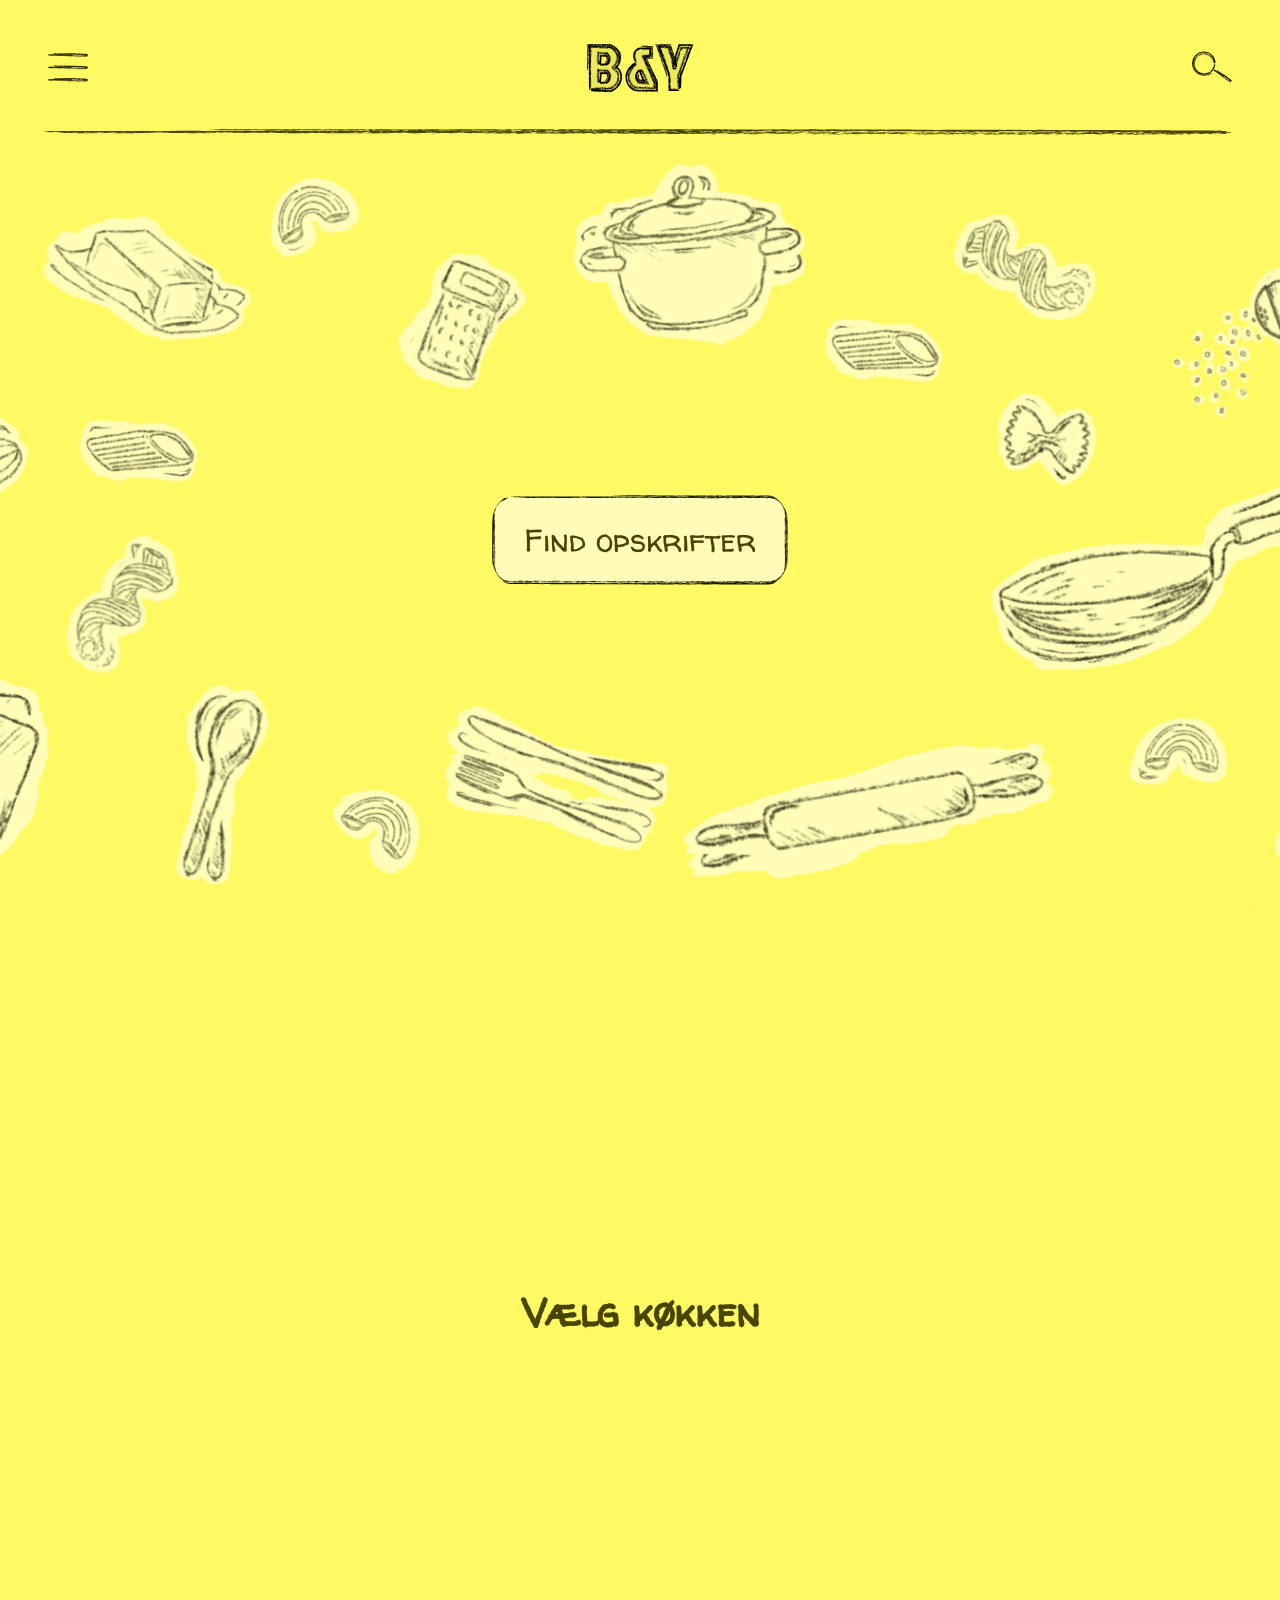
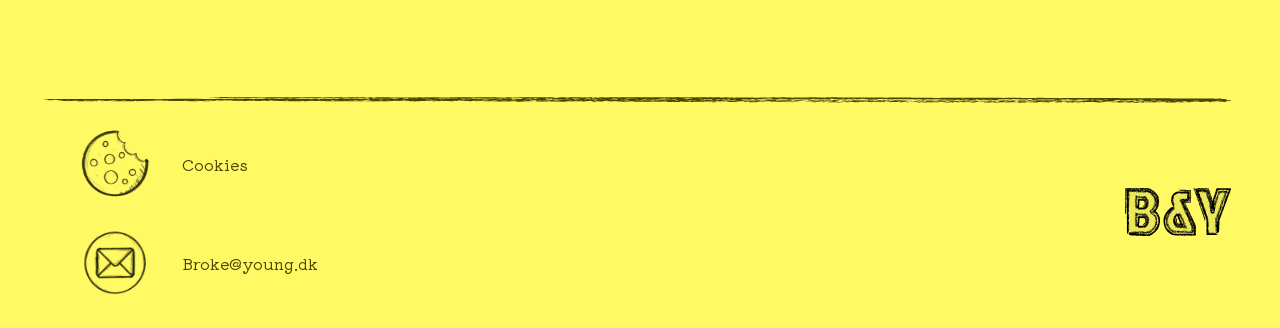
<file: index.html>
<!doctype html>
<html lang="da">
  <head>
    <meta charset="UTF-8" />
    <meta name="viewport" content="width=device-width, initial-scale=1.0" />
    <link rel="icon" href="img/favicon.svg" type="image/svg+xml" />
    <title>Broke & Young</title>
    <link rel="stylesheet" href="css/reset.css" />
    <link rel="stylesheet" href="css/general.css" />
    <link rel="stylesheet" href="css/index.css" />
    <script src="js/general.js" defer></script>
    <script src="js/index.js" defer></script>
  </head>
  <body>
    <header class="flex">
      <button class="burger">
        <img src="img/menu.svg" alt="Menu knap" />
      </button>
      <nav class="menu">
        <button class="close_menu">
          <img src="img/close_menu.svg" alt="Luk menu" />
        </button>
        <div class="menu_insert"></div>
      </nav>
      <a href="index.html">
        <picture>
          <source
            srcset="img/logo_small.svg"
            media="(max-width: 425px)"
            alt="Broke and Young"
          />
          <img src="img/logo.svg" alt="Broke and Young" />
        </picture>
      </a>
      <img src="img/search.svg" alt="Søgefelt" class="search" />
      <div class="overlay"></div>
    </header>
    <main>
      <section class="hero">
        <img
          src="img/hero1.svg"
          alt="Hero illustration 1"
          class="hero_img img1"
        />
        <img
          src="img/hero2.svg"
          alt="Hero illustration 2"
          class="hero_img img2"
        />
        <a href="#cuisines" class="button button_start" id="button_start"
          >Find opskrifter</a
        >
      </section>
      <div class="max_width">
        <section class="sec sec2" id="cuisines">
          <h2>Vælg køkken</h2>
          <div class="grid_1_1_1_1"></div>
        </section>
      </div>
    </main>
    <footer class="flex">
      <section>
        <div class="footer_click">
          <img src="img/cookie.svg" alt="Cookies" />
          <p class="footer_text">Cookies</p>
        </div>
        <div class="footer_click">
          <img src="img/mail.svg" alt="Mail" />
          <p class="footer_text">Broke@young.dk</p>
        </div>
      </section>
      <picture class="footer_logo">
        <source
          srcset="img/logo_small.svg"
          media="(max-width: 425px)"
          alt="Broke and Young"
        />
        <img src="img/logo.svg" alt="Broke and Young" />
      </picture>
    </footer>
  </body>
</html>
</file>
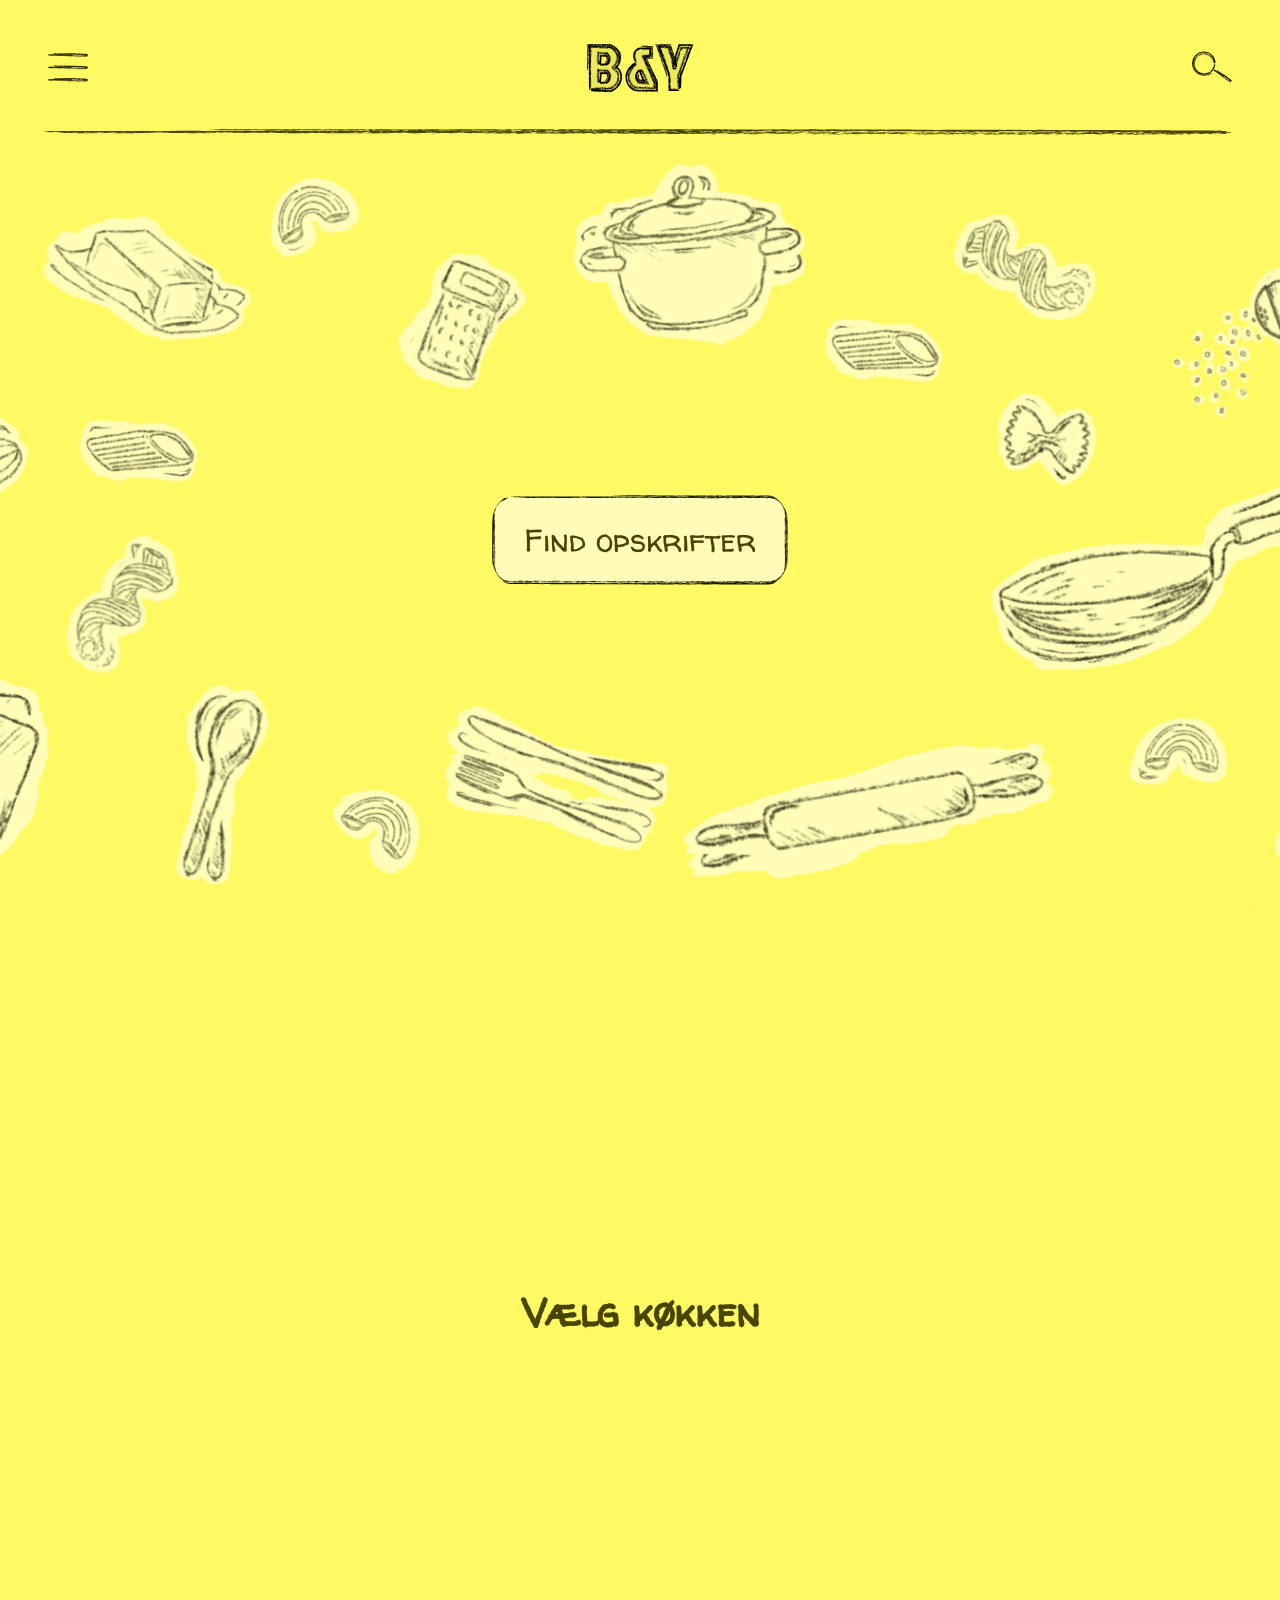
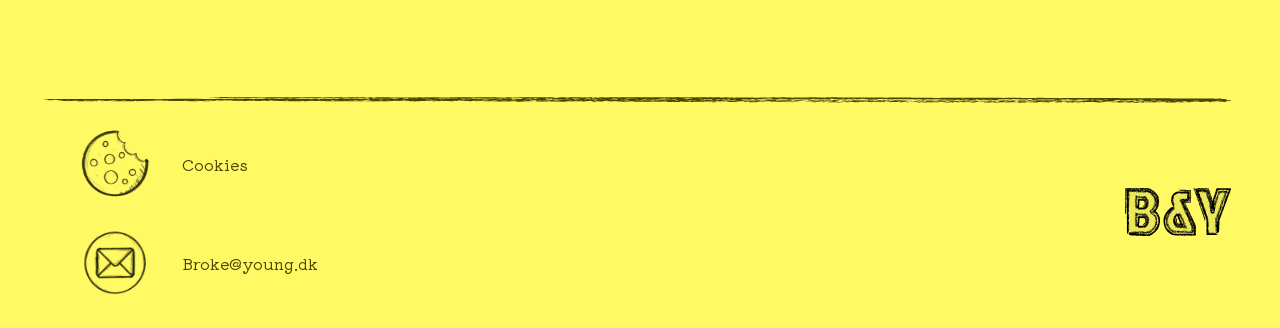
<file: list.html>
<!doctype html>
<html lang="da">
  <head>
    <meta charset="UTF-8" />
    <meta name="viewport" content="width=device-width, initial-scale=1.0" />
    <link rel="icon" href="img/favicon.svg" type="image/svg+xml" />
    <title>List</title>
    <link rel="stylesheet" href="css/reset.css" />
    <link rel="stylesheet" href="css/general.css" />
    <link rel="stylesheet" href="css/list.css" />
    <script src="js/general.js" defer></script>
    <script src="js/list.js" defer></script>
  </head>
  <body>
    <header class="flex">
      <button class="burger">
        <img src="img/menu.svg" alt="Menu knap" />
      </button>
      <nav class="menu">
        <button class="close_menu">
          <img src="img/close_menu.svg" alt="Luk menu" />
        </button>
        <div class="menu_insert"></div>
      </nav>
      <a href="index.html">
        <picture>
          <source
            srcset="img/logo_small.svg"
            media="(max-width: 425px)"
            alt="Broke and Young"
          />
          <img src="img/logo.svg" alt="Broke and Young" />
        </picture>
      </a>
      <img src="img/search.svg" alt="Søgefelt" class="search" />
      <div class="overlay"></div>
    </header>

    <div class="max_width">
      <div id="dynamic-header"></div>
      <section id="controls">
        <div id="sorter">
          <span>Sorter efter:</span>
          <button class="sort-btn" data-sort="az">A-Z</button>
          <button class="sort-btn" data-sort="za">Z-A</button>
        </div>
        <div id="filter">
          <span>Sværhedsgrad:</span>
          <button class="filter-btn" data-diff="Easy">Easy</button>
          <button class="filter-btn" data-diff="Medium">Medium</button>
          <button class="filter-btn" data-diff="all">All</button>
        </div>
      </section>

      <main class="productlist-grid"></main>
    </div>
    <footer class="flex">
      <section>
        <div class="footer_click">
          <img src="img/cookie.svg" alt="Cookies" />
          <p class="footer_text">Cookies</p>
        </div>
        <div class="footer_click">
          <img src="img/mail.svg" alt="Mail" />
          <p class="footer_text">Broke@young.dk</p>
        </div>
      </section>
      <picture class="footer_logo">
        <source
          srcset="img/logo_small.svg"
          media="(max-width: 425px)"
          alt="Broke and Young"
        />
        <img src="img/logo.svg" alt="Broke and Young" />
      </picture>
    </footer>
  </body>
</html>
</file>
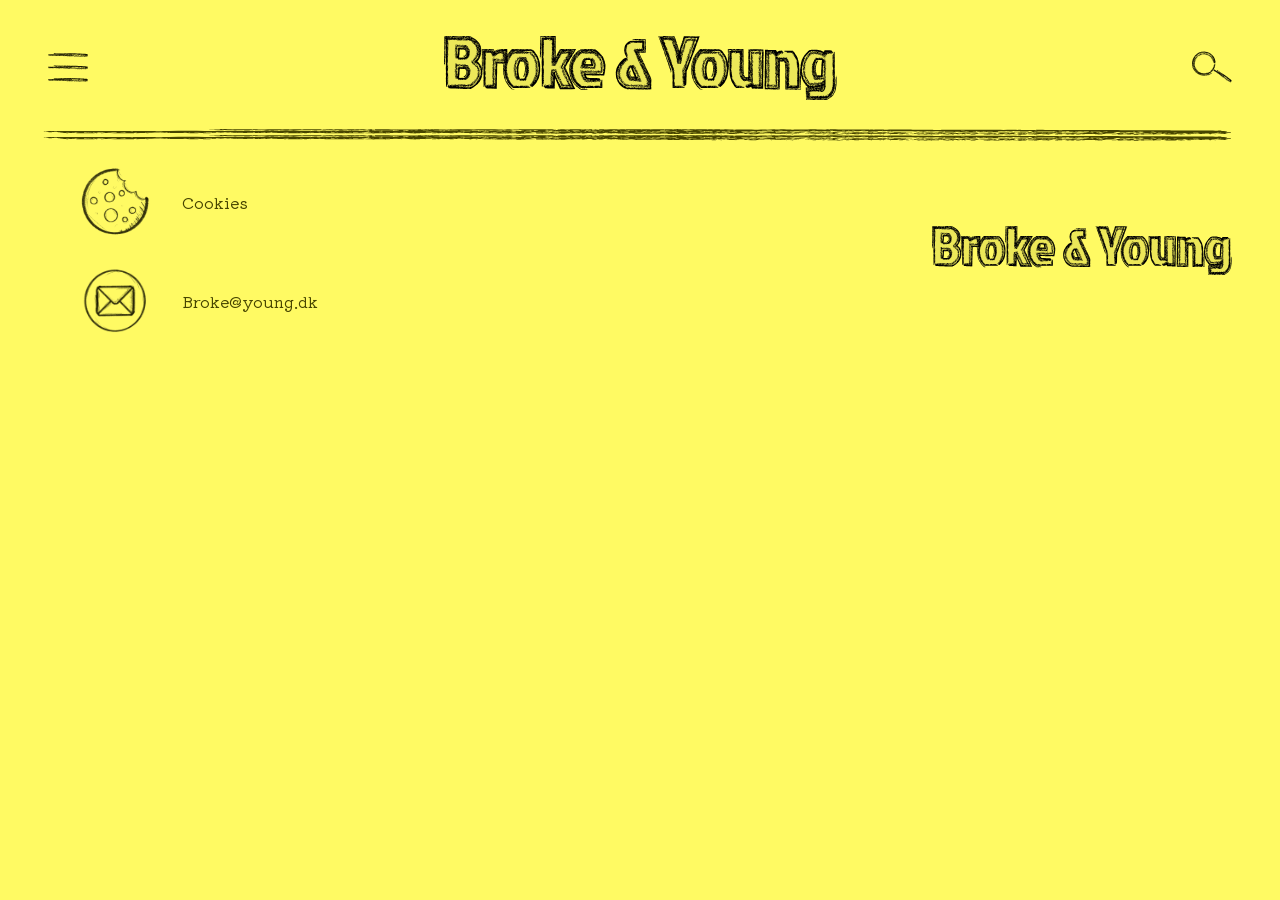
<file: recipe.html>
<!doctype html>
<html lang="da">
  <head>
    <meta charset="UTF-8" />
    <meta name="viewport" content="width=device-width, initial-scale=1.0" />
    <link rel="icon" href="img/favicon.svg" type="image/svg+xml" />
    <title>Recipe</title>
    <link rel="stylesheet" href="css/reset.css" />
    <link rel="stylesheet" href="css/general.css" />
    <link rel="stylesheet" href="css/recipe.css" />
    <script src="js/general.js" defer></script>
    <script src="js/recipe.js" defer></script>
  </head>
  <body>
    <header class="flex">
      <button class="burger">
        <img src="img/menu.svg" alt="Menu knap" />
      </button>
      <nav class="menu">
        <button class="close_menu">
          <img src="img/close_menu.svg" alt="Luk menu" />
        </button>
        <div class="menu_insert"></div>
      </nav>
      <a href="index.html">
        <picture>
          <source
            srcset="img/logo_small.svg"
            media="(max-width: 425px)"
            alt="Broke and Young"
          />
          <img src="img/logo.svg" alt="Broke and Young" />
        </picture>
      </a>
      <img src="img/search.svg" alt="Søgefelt" class="search" />
      <div class="overlay"></div>
    </header>

    <main id="recipe-page" class="hide max_width">
      <nav id="dynamic-breadcrumb"></nav>

      <section class="recipe-top">
        <div id="recipe-image-container"></div>

        <div id="recipe-title-container"></div>
      </section>

      <section class="recipe-bottom">
        <div id="ingredients-container">
          <h2>Ingredienser</h2>
          <ul id="ingredients-list"></ul>
        </div>

        <div id="method-container">
          <h2>Fremgangsmåde</h2>
          <div id="method-text"></div>
        </div>
      </section>
      <div id="error-message" class="hide">
        <p>
          Opskriften kunne desværre ikke findes. Prøv at gå tilbage til listen.
        </p>
        <a href="index.html" class="button">Tilbage til forsiden</a>
      </div>

      <form class="review_form">
        <!-- Name -->
        <div class="form_name">
          <label for="name">Name</label>
          <input type="text" id="name" name="name" required />
        </div>

        <!-- Rating -->
        <div class="form_rating">
          <label for="rating">Rating</label>
          <select id="rating" name="rating" required>
            <option value="">Choose rating</option>
            <option value="1">1 ⭐</option>
            <option value="2">2 ⭐</option>
            <option value="3">3 ⭐</option>
            <option value="4">4 ⭐</option>
            <option value="5">5 ⭐</option>
          </select>
        </div>

        <!-- Comment -->
        <div class="form_comment">
          <label for="comment">Comment</label>
          <textarea id="comment" name="comment" rows="4" required></textarea>
        </div>

        <button type="submit" class="submit">Submit review</button>
      </form>
    </main>
    <footer class="flex">
      <section>
        <div class="footer_click">
          <img src="img/cookie.svg" alt="Cookies" />
          <p class="footer_text">Cookies</p>
        </div>
        <div class="footer_click">
          <img src="img/mail.svg" alt="Mail" />
          <p class="footer_text">Broke@young.dk</p>
        </div>
      </section>
      <picture class="footer_logo">
        <source
          srcset="img/logo_small.svg"
          media="(max-width: 425px)"
          alt="Broke and Young"
        />
        <img src="img/logo.svg" alt="Broke and Young" />
      </picture>
    </footer>
  </body>
</html>
</file>
<file: css/general.css>
@import url("https://fonts.googleapis.com/css2?family=Kiwi+Maru&family=Walter+Turncoat&display=swap");
* {
  /* colors */
  --white: #fffee9;
  --light_yellow: #fffdb8;
  --main_yellow: #fffa63;
  --dark_yellow: #474500;
  --black: #1a1900;

  /* font */
  --title: "Walter Turncoat", helvetica, sans-serif;
  --text: "kiwi maru", helvetica, sans-serif;

  scroll-behavior: smooth;
}

body {
  /* max-width: 1200px; */
  margin: 0 auto;
  background-color: var(--main_yellow);
  color: var(--dark_yellow);
}

.max_width {
  max-width: 1200px;
  margin: 0 auto;
}

h1,
h2,
h3,
h4,
h5,
h6 {
  font-family: var(--title);
}

p {
  font-family: var(--text);
}

a {
  text-decoration: none;
  font-family: var(--title);
  color: var(--dark_yellow);
}

button {
  border: none;
}

header {
  display: flex;
  justify-content: center;
  align-items: center;
  text-align: center;
  height: 15vh;
  position: sticky;
  top: 0;
  z-index: 100;
  background-color: var(--main_yellow);
  background-image: url("../img/header_line.svg");
  background-size: contain;
  background-repeat: no-repeat;
  background-position: center bottom;
}

.flex {
  display: flex;
  justify-content: space-between;
  align-items: center;
  padding: 0 3rem;
}

.burger {
  width: 40px;
  height: 100%;
  cursor: pointer;
}

.menu {
  position: fixed;
  top: 0;
  left: -100%;
  background-color: var(--main_yellow);
  width: 30vw;
  height: 100vh;
  padding: 5rem 3rem;
  transition: left 1s ease-out;
  overflow-y: auto;
  overflow-x: hidden;
  -webkit-overflow-scrolling: touch; /* iOS smooth scrolling */
  scroll-behavior: smooth;
  z-index: 10;
}

.menu.active,
.close_menu.active {
  left: 0;
}

.menu_button {
  font-size: 1.5rem;
  text-align: left;
  padding: 2rem;
  background-image: url("../img/header_line.svg");
  background-size: contain;
  background-repeat: no-repeat;
  background-position: center bottom;
}

.menu_insert {
  display: flex;
  flex-direction: column;
}

.close_menu {
  position: absolute;
  top: 20px;
  left: 20px;
  border: none;
  background: none;
  cursor: pointer;
  max-width: 50px;
}

.logo {
  width: 300px;
  height: 100%;
}

.search {
  width: 40px;
  height: 100%;
  cursor: pointer;
}

.overlay {
  position: fixed;
  top: 0;
  left: 0;
  width: 100%;
  height: 100%;
  background: rgba(71, 69, 0, 0.4);
  opacity: 0;
  pointer-events: none;
  transition: 0.3s;
  z-index: 5;
}

.overlay.active {
  opacity: 1;
  pointer-events: all;
}

footer {
  display: flex;
  justify-content: center;
  align-items: center;
  text-align: center;
  background-color: var(--main_yellow);
  background-image: url("../img/header_line.svg");
  background-size: contain;
  background-repeat: no-repeat;
  background-position: center top;
}

.footer_click {
  display: flex;
  flex-direction: row;
  justify-content: left;
  align-items: center;
  margin: 2rem;
  gap: 2rem;
  img {
    width: 70px;
  }
}

.footer_logo {
  max-width: 300px;
}

@media (max-width: 425px) {
  .max_width {
    max-width: 300px;
  }
  body {
    background-color: var(--main_yellow);
    color: var(--dark_yellow);
  }
  .menu {
    width: 80vw;
    padding: 4rem 2rem;
  }
  footer {
    display: block;
  }
  footer.flex {
    display: block;
    position: relative;
    height: 18vh;
  }
  footer section {
    display: flex;
    justify-content: space-between;
    width: 100%;
  }
  .footer_click {
    display: flex;
    align-items: center;
    img {
      width: 50px;
    }
  }
  .footer_text {
    display: none;
  }

  .footer_logo {
    position: absolute;
    bottom: 0;
    left: 50%;
    transform: translate(-50%, -50%);
  }
}
</file>
<file: css/index.css>
h2 {
  font-size: 2.5rem;
}

.hero {
  position: relative;
  width: 100%;
  height: 90vh;
  display: flex;
  justify-content: center;
  align-items: center;
}

.hero_img {
  position: absolute;
  width: 100%;
  height: 100%;
  top: 0;
  left: 0;
  object-fit: cover;
}

.img1 {
  animation: fade1 1s infinite;
}

.img2 {
  animation: fade2 1s infinite;
}

@keyframes fade1 {
  0% {
    opacity: 1;
  }
  45% {
    opacity: 1;
  }
  50% {
    opacity: 0;
  }
  95% {
    opacity: 0;
  }
  100% {
    opacity: 1;
  }
}

@keyframes fade2 {
  0% {
    opacity: 0;
  }
  45% {
    opacity: 0;
  }
  50% {
    opacity: 1;
  }
  95% {
    opacity: 1;
  }
  100% {
    opacity: 0;
  }
}

#button_start {
  position: absolute;
  background-image: url("../img/button_start_border.svg");
}

.sec2 {
  display: flex;
  justify-content: center;
  align-items: center;
  flex-direction: column;
  max-width: 1000px;
  text-align: center;
  margin: 1rem auto;
  height: 80vh;
  h2 {
    margin-bottom: 1rem;
  }
}

.grid_1_1_1_1 {
  display: grid;
  grid-template-columns: repeat(4, 1fr);
  gap: 2rem 0;
  width: 1000px;
}

.button {
  font-family: var(--title);
  font-size: 2rem;
  text-align: center;
  text-decoration: none;
  color: var(--dark_yellow);
  border-radius: 30px;
  background-image: url("../img/button_border.svg");
  background-size: 100% 100%;
  background-repeat: no-repeat;
  padding: 1.5rem 2rem;
  transition: transform 0.3s ease-out;
}

.button:hover {
  transform: scale(1.05);
}

@media (max-width: 425px) {
  .hero {
    width: 100%;
    height: 50vh;
    overflow: hidden;
    position: relative;
    margin: 10vh auto;
  }

  .hero_img {
    width: 100%;
    height: 100%;
    object-fit: cover;
    object-position: center;
  }
  .grid_1_1_1_1 {
    display: grid;
    grid-template-columns: repeat(2, 1fr);
    gap: 0 0.5rem;
    width: auto;
  }
  .sec2 {
    h2 {
      margin-bottom: 0.5rem;
    }
  }
  .button {
    font-size: 1.5rem;
    padding: 1.5rem 2rem;
  }
}
</file>
<file: css/list.css>
.category-banner {
  background: transparent;
  padding: 60px 20px;
  text-align: center;
  width: 100%;
  box-sizing: border-box;
  margin-bottom: 40px;
  border-image-slice: 27 27 27 27;
  border-image-width: 20px 20px 20px 20px;
  border-image-outset: 0px 0px 0px 0px;
  border-image-repeat: stretch stretch;
  border-image-source: url("[data-uri]");
}

.category-banner h2 {
  font-size: clamp(2rem, 10vw, 5rem);
  font-weight: 900;
  letter-spacing: 10px;
  margin: 0;
  text-transform: uppercase;
}

#controls {
  display: flex;
  justify-content: space-between;
  align-items: center;
  flex-wrap: wrap;
  gap: 20px;
  margin-bottom: 40px;
  width: 100%;
}

.sort-btn,
.filter-btn {
  background: var(--light_yellow);
  padding: 8px 16px;
  cursor: pointer;
  font-weight: bold;
  transition: 0.2s;
  border-image-slice: 27 27 27 27;
  border-image-width: 20px 20px 20px 20px;
  border-image-outset: 0px 0px 0px 0px;
  border-image-repeat: stretch stretch;
  border-image-source: url("[data-uri]");
}

button:hover {
  transform: scale(1.02);
}

.recipe-card {
  font-family: var(--title);
  font-size: 2rem;
  text-align: left;
  text-decoration: none;
  color: var(--dark_yellow);
  background-color: var(--light_yellow);
  background-size: 100% 100%;
  background-repeat: no-repeat;
  padding: 1.5rem 2rem;
  border-image-slice: 27 27 27 27;
  border-image-width: 20px 20px 20px 20px;
  border-image-outset: 0px 0px 0px 0px;
  border-image-repeat: stretch stretch;
  border-image-source: url("[data-uri]");
}

.recipe-card:hover {
  transform: scale(1.02);
}
.recipe-card h3 {
  margin: 0 0 10px 0;
  font-size: 1.3rem;
  font-weight: bold;
  line-height: 1.2;
}

.recipe-text {
  font-size: 0.9rem;
  color: #333;
  margin-bottom: 10px;
}

.productlist-grid {
  display: grid;
  grid-template-columns: repeat(auto-fill, minmax(280px, 1fr));
  gap: 40px;
  padding-bottom: 50px;
}

.img-box {
  width: 100%;
  aspect-ratio: 1.2 / 1;
  overflow: hidden;
  border-radius: 25px;
  margin-bottom: 20px;
  border: 1px solid black;
}

.img-box img {
  width: 100%;
  height: 100%;
  object-fit: cover;
}

a {
  text-decoration: none;
  color: inherit;
}

.breadcrumb {
  font-family: var(--text);
  font-size: 0.8rem;
  margin: 10px 0;
  padding-left: 5px;
  cursor: pointer;
}

@media (max-width: 425px) {
  .productlist-grid {
    display: flex;
    flex-direction: column;
    align-items: center;
  }

  #sorter,
  #filter,
  button {
    font-size: 0.7rem;
  }

  .recipe-card {
    width: 100%;
    font-size: 1.5rem;
    padding: 1rem 1.5rem;
  }

  .recipe-card h3 {
    margin: 0 0 10px 0;
    font-size: 1.2rem;
    font-weight: bold;
    line-height: 1.2;
  }

  .recipe-text {
    font-size: 0.7rem;
    color: #333;
    margin-bottom: 10px;
  }
}
</file>
<file: css/recipe.css>
main {
  background-color: var(--main_yellow);
  padding: 20px;
  max-width: 1000px;
  margin: 0 auto;
}

.hide {
  display: none !important;
}

#dynamic-breadcrumb {
  font-family: var(--text);
  font-size: 0.8rem;
  margin-bottom: 20px;
  cursor: pointer;
}

.recipe-top {
  display: grid;
  grid-template-columns: 1fr 1fr;
  gap: 40px;
  margin-bottom: 50px;
}

#recipe-image-container img {
  width: 100%;
  aspect-ratio: 1/1;
  border-image-slice: 27 27 27 27;
  border-image-width: 20px 20px 20px 20px;
  border-image-outset: 0px 0px 0px 0px;
  border-image-repeat: stretch stretch;
  border-image-source: url("[data-uri]");
}

#recipe-title-container h1 {
  font-family: var(--title);
  font-size: 4rem;
  text-transform: uppercase;

  padding: 1rem;
  line-height: 1;

  border-image-slice: 27 27 27 27;
  border-image-width: 20px 20px 20px 20px;
  border-image-outset: 0px 0px 0px 0px;
  border-image-repeat: stretch stretch;
  border-image-source: url("[data-uri]");
}

.subtitle {
  font-family: var(--text);
  font-size: 1.5rem;
  margin: 0;
}

.recipe-bottom {
  display: grid;
  grid-template-columns: 1fr 2fr;
  gap: 50px;
  align-items: flex-start;
}

.recipe-bottom h2 {
  font-family: var(--title);
  font-size: 2.2rem;
  text-transform: uppercase;
  margin-bottom: 20px;
}

#ingredients-list {
  list-style-type: none;
  padding-left: 0;
}

#ingredients-list li {
  font-family: var(--text);
  font-size: 1rem;
  margin-bottom: 15px;
  padding-left: 25px;
  position: relative;
}

#ingredients-list li::before {
  content: "";
  position: absolute;
  left: 0;
  top: 5px;
  width: 12px;
  height: 12px;
  border: 2px solid var(--black);
  border-radius: 50%;
}

#method-text p {
  font-family: var(--text);
  font-size: 1rem;
  line-height: 1.6;
  margin-bottom: 15px;
}

#error-message {
  text-align: center;
  padding: 100px 20px;
}

.button {
  display: inline-block;
  border: 2px solid var(--black);
  padding: 10px 20px;
  margin-top: 20px;
  background: white;
  cursor: pointer;
}

.review_form {
  display: grid;
  grid-template-columns: 1fr 1fr;
  gap: 2rem;
  max-width: 600px;
  margin: 10rem auto;
}

.form_name {
  grid-area: 1/1/2/2;
}

.form_rating {
  grid-area: 1/2/1/3;
}

.form_comment {
  grid-area: 2/1/3/3;
  width: 100%;
}

.submit {
  grid-area: 3/1/4/3;
}

label {
  font-family: var(--title);
  font-size: 1.5rem;
  color: var(--dark_yellow);
}

#name,
#rating,
#comment {
  background-color: var(--light_yellow);
  padding: 1rem;
  border-radius: 15px;
  font-family: var(--text);
  color: var(--dark_yellow);
  width: 100%;
  border: 1px var(--dark_yellow) solid;
}

.submit {
  font-family: var(--title);
  font-size: 1rem;
  text-align: center;
  text-decoration: none;
  color: var(--dark_yellow);
  border-radius: 30px;
  background-image: url("../img/button_border.svg");
  background-size: 100% 100%;
  background-repeat: no-repeat;
  padding: 1.5rem 2rem;
  transition: transform 0.3s ease-out;
}

.submit:hover {
  transform: scale(1.05);
}

@media (max-width: 425px) {
  .recipe-top,
  .recipe-bottom {
    grid-template-columns: 1fr;
    gap: 20px;
  }

  #recipe-title-container h1 {
    font-size: 1.7rem;
  }

  .subtitle {
    font-size: 1.3rem;
  }

  .recipe-bottom h2,
  method-container h2 {
    font-size: 1.3rem;
  }

  .recipe-bottom,
  #method-container {
    font-size: 0.9rem;
  }

  .review_form {
    display: block;
    margin: 2rem 0;
  }

  .form_name,
  .form_rating,
  .form_comment {
    margin-bottom: 1.5rem;
  }

  .submit {
    width: 100%;
    text-align: center;
  }
}
</file>
